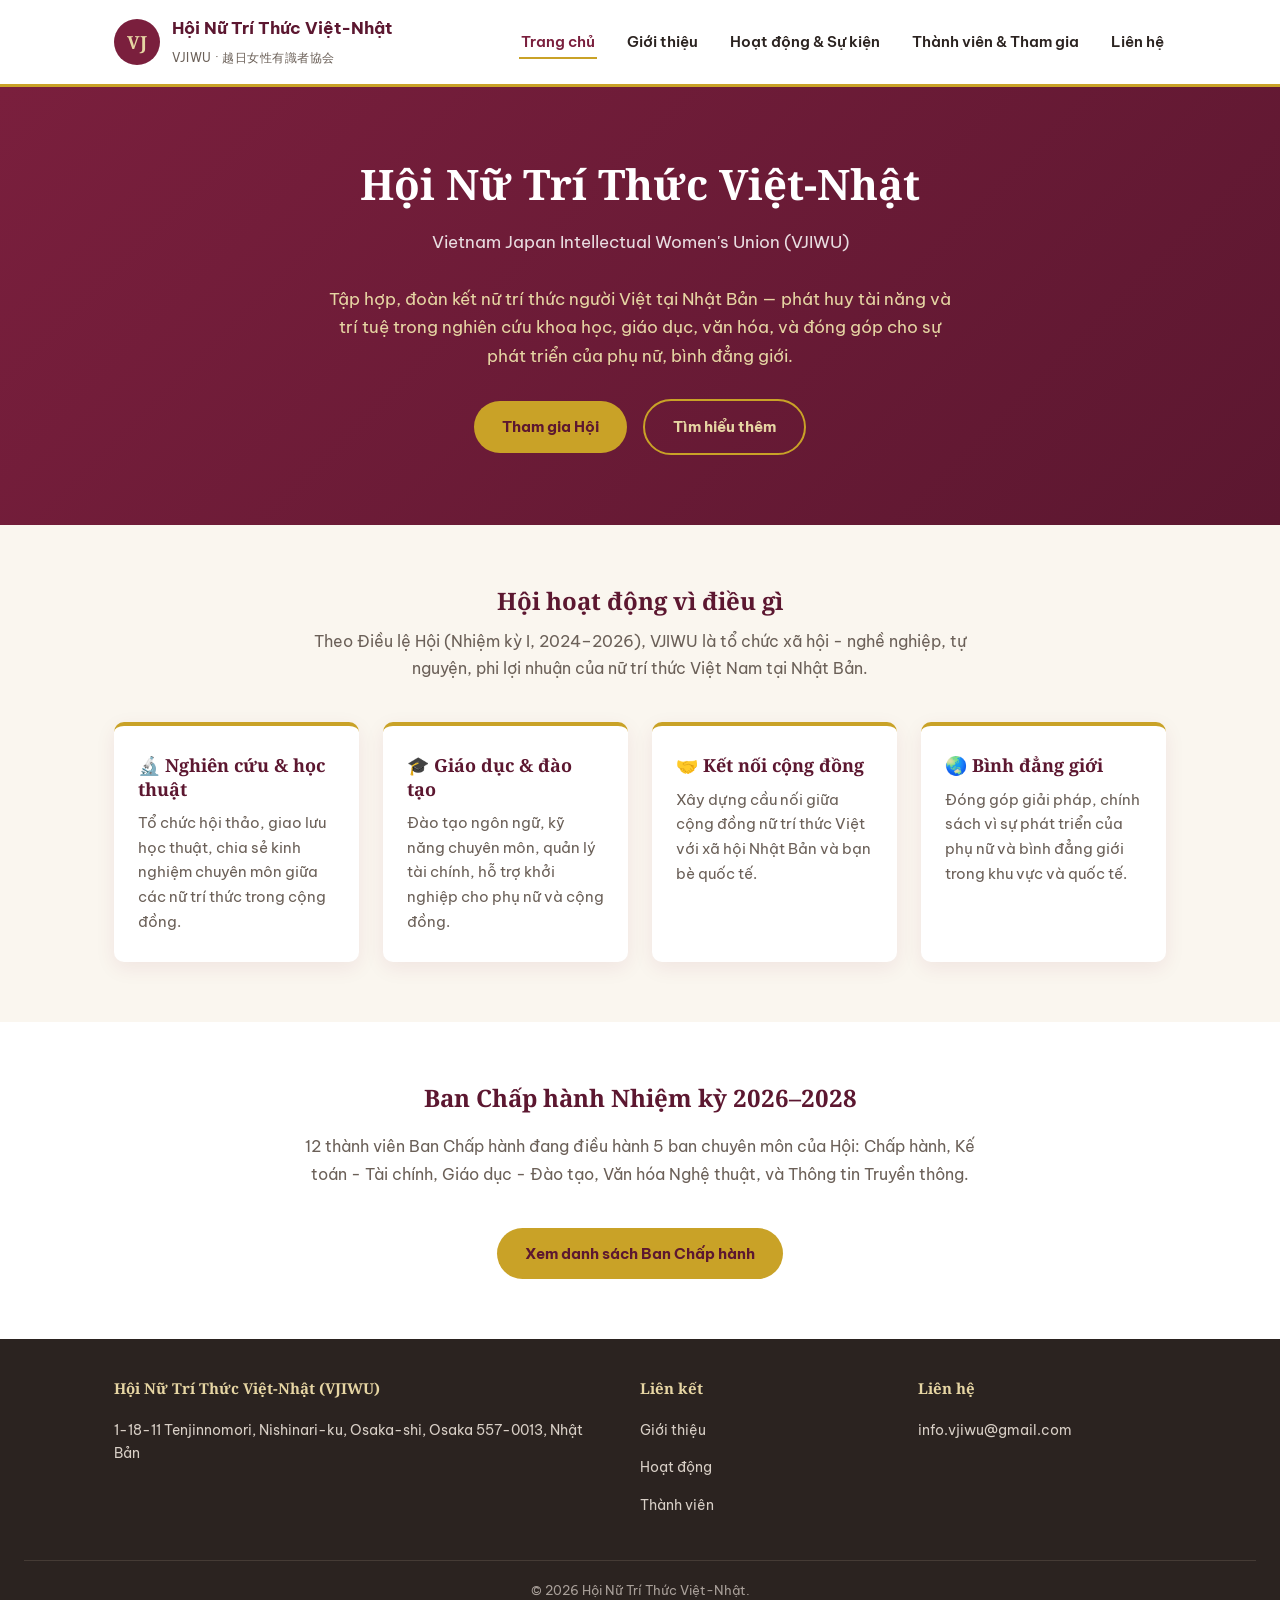
<file: index.html>
<!DOCTYPE html>
<html lang="vi">
<head>
<meta charset="UTF-8">
<meta name="viewport" content="width=device-width, initial-scale=1.0">
<title>Hội Nữ Trí Thức Việt-Nhật (VJIWU)</title>
<meta name="description" content="Hội Nữ Trí Thức Việt-Nhật (VJIWU) - tập hợp, đoàn kết nữ trí thức người Việt tại Nhật Bản, thúc đẩy nghiên cứu, giáo dục, văn hóa và bình đẳng giới.">
<link rel="preconnect" href="https://fonts.googleapis.com">
<link href="https://fonts.googleapis.com/css2?family=Be+Vietnam+Pro:wght@400;500;600;700&family=Noto+Serif:wght@600;700&display=swap" rel="stylesheet">
<link rel="stylesheet" href="css/style.css">
</head>
<body>

<header class="site-header">
  <div class="nav-wrap">
    <div class="brand">
      <div class="brand-logo">VJ</div>
      <div class="brand-text">
        <span class="name-vi">Hội Nữ Trí Thức Việt-Nhật</span>
        <span class="name-en">VJIWU · 越日女性有識者協会</span>
      </div>
    </div>
    <button class="menu-toggle" aria-label="Mở menu">&#9776;</button>
    <nav class="main-nav">
      <ul>
        <li><a href="index.html" class="active">Trang chủ</a></li>
        <li><a href="gioi-thieu.html">Giới thiệu</a></li>
        <li><a href="hoat-dong.html">Hoạt động &amp; Sự kiện</a></li>
        <li><a href="thanh-vien.html">Thành viên &amp; Tham gia</a></li>
        <li><a href="lien-he.html">Liên hệ</a></li>
      </ul>
    </nav>
  </div>
</header>

<section class="hero">
  <div class="container">
    <h1>Hội Nữ Trí Thức Việt-Nhật</h1>
    <p class="hero-sub">Vietnam Japan Intellectual Women's Union (VJIWU)</p>
    <p>Tập hợp, đoàn kết nữ trí thức người Việt tại Nhật Bản — phát huy tài năng và trí tuệ trong nghiên cứu khoa học, giáo dục, văn hóa, và đóng góp cho sự phát triển của phụ nữ, bình đẳng giới.</p>
    <a href="thanh-vien.html#tham-gia" class="btn">Tham gia Hội</a>
    <a href="gioi-thieu.html" class="btn btn-outline" style="margin-left:12px;">Tìm hiểu thêm</a>
  </div>
</section>

<section class="block">
  <div class="container">
    <h2 class="section-title">Hội hoạt động vì điều gì</h2>
    <p class="section-lede">Theo Điều lệ Hội (Nhiệm kỳ I, 2024–2026), VJIWU là tổ chức xã hội - nghề nghiệp, tự nguyện, phi lợi nhuận của nữ trí thức Việt Nam tại Nhật Bản.</p>
    <div class="grid">
      <div class="card">
        <h3>🔬 Nghiên cứu &amp; học thuật</h3>
        <p>Tổ chức hội thảo, giao lưu học thuật, chia sẻ kinh nghiệm chuyên môn giữa các nữ trí thức trong cộng đồng.</p>
      </div>
      <div class="card">
        <h3>🎓 Giáo dục &amp; đào tạo</h3>
        <p>Đào tạo ngôn ngữ, kỹ năng chuyên môn, quản lý tài chính, hỗ trợ khởi nghiệp cho phụ nữ và cộng đồng.</p>
      </div>
      <div class="card">
        <h3>🤝 Kết nối cộng đồng</h3>
        <p>Xây dựng cầu nối giữa cộng đồng nữ trí thức Việt với xã hội Nhật Bản và bạn bè quốc tế.</p>
      </div>
      <div class="card">
        <h3>🌏 Bình đẳng giới</h3>
        <p>Đóng góp giải pháp, chính sách vì sự phát triển của phụ nữ và bình đẳng giới trong khu vực và quốc tế.</p>
      </div>
    </div>
  </div>
</section>

<section class="block alt">
  <div class="container" style="text-align:center;">
    <h2>Ban Chấp hành Nhiệm kỳ 2026–2028</h2>
    <p class="section-lede">12 thành viên Ban Chấp hành đang điều hành 5 ban chuyên môn của Hội: Chấp hành, Kế toán - Tài chính, Giáo dục - Đào tạo, Văn hóa Nghệ thuật, và Thông tin Truyền thông.</p>
    <a href="thanh-vien.html" class="btn">Xem danh sách Ban Chấp hành</a>
  </div>
</section>

<footer class="site-footer">
  <div class="container">
    <div>
      <h4>Hội Nữ Trí Thức Việt-Nhật (VJIWU)</h4>
      <p>1-18-11 Tenjinnomori, Nishinari-ku, Osaka-shi, Osaka 557-0013, Nhật Bản</p>
    </div>
    <div>
      <h4>Liên kết</h4>
      <p><a href="gioi-thieu.html">Giới thiệu</a></p>
      <p><a href="hoat-dong.html">Hoạt động</a></p>
      <p><a href="thanh-vien.html">Thành viên</a></p>
    </div>
    <div>
      <h4>Liên hệ</h4>
      <p><a href="mailto:info.vjiwu@gmail.com">info.vjiwu@gmail.com</a></p>
    </div>
  </div>
  <div class="footer-bottom">© 2026 Hội Nữ Trí Thức Việt-Nhật.</div>
</footer>

<script src="js/main.js"></script>
</body>
</html>
</file>
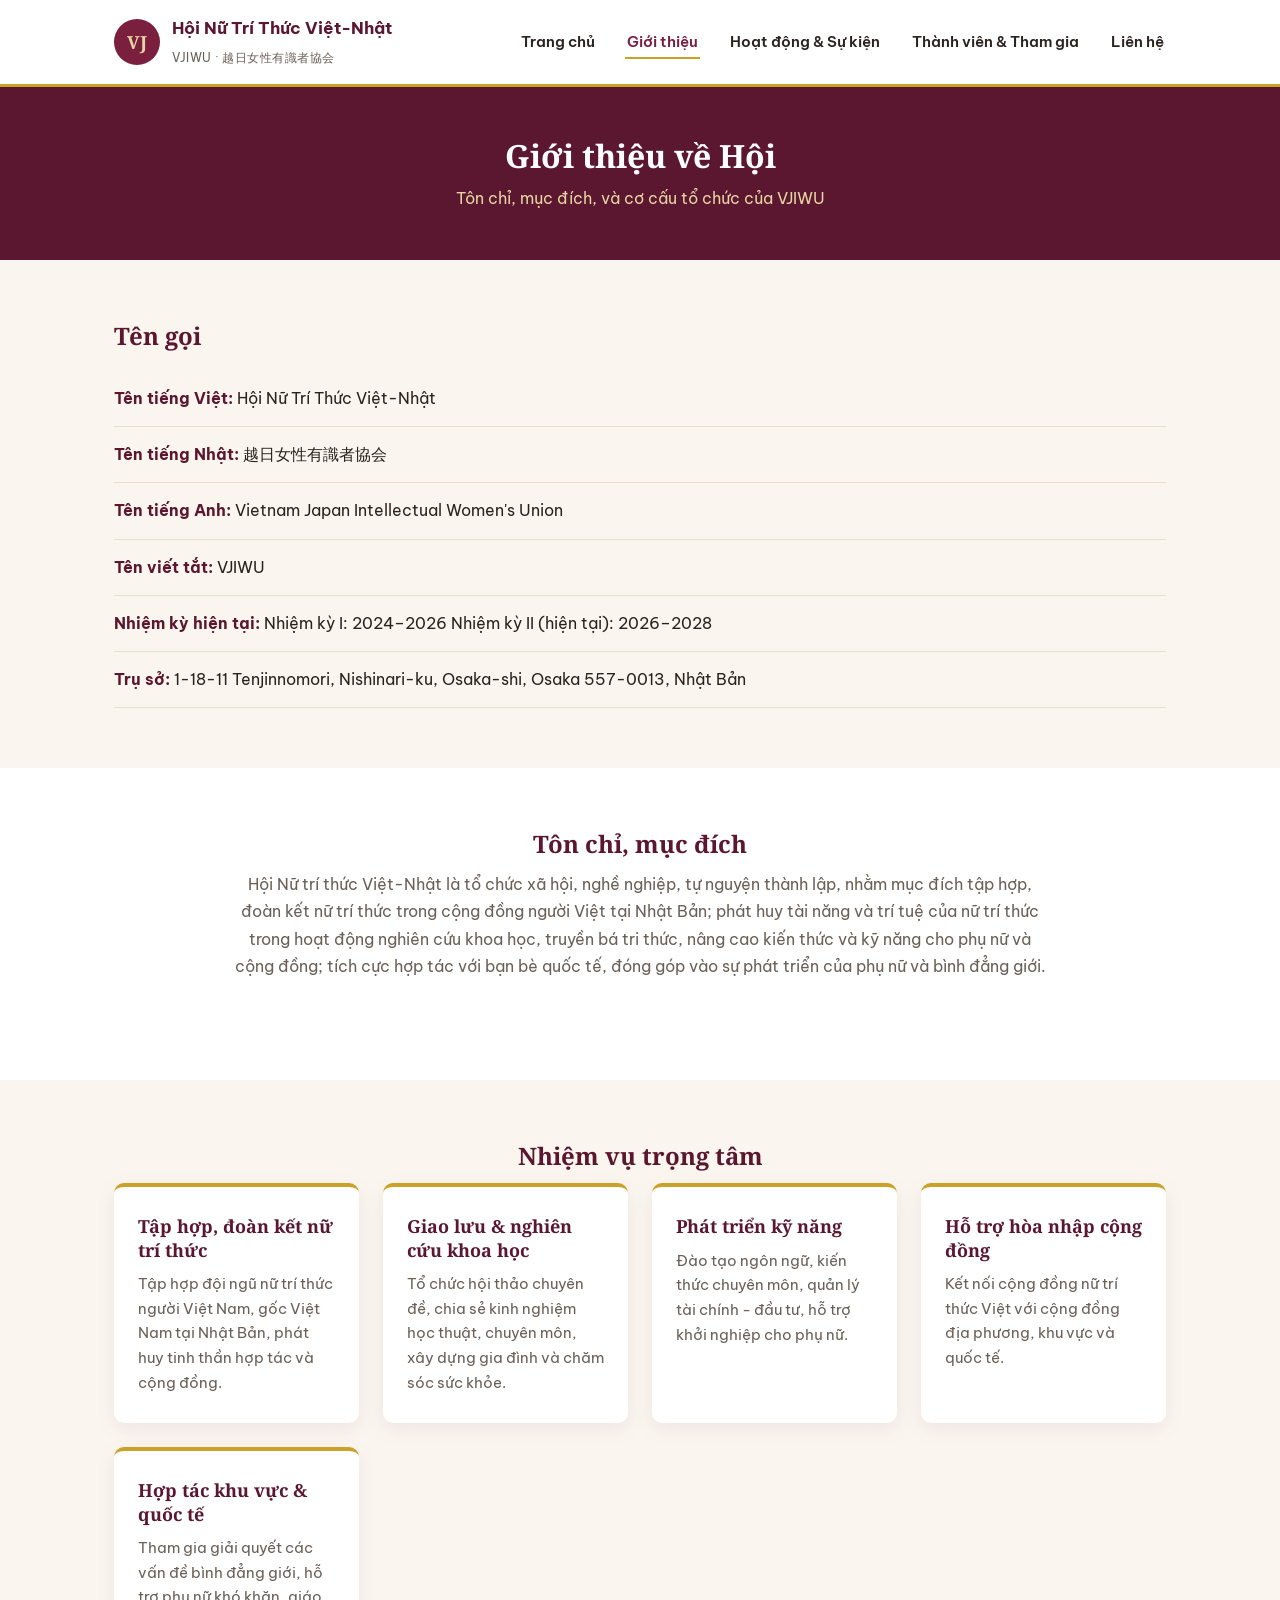
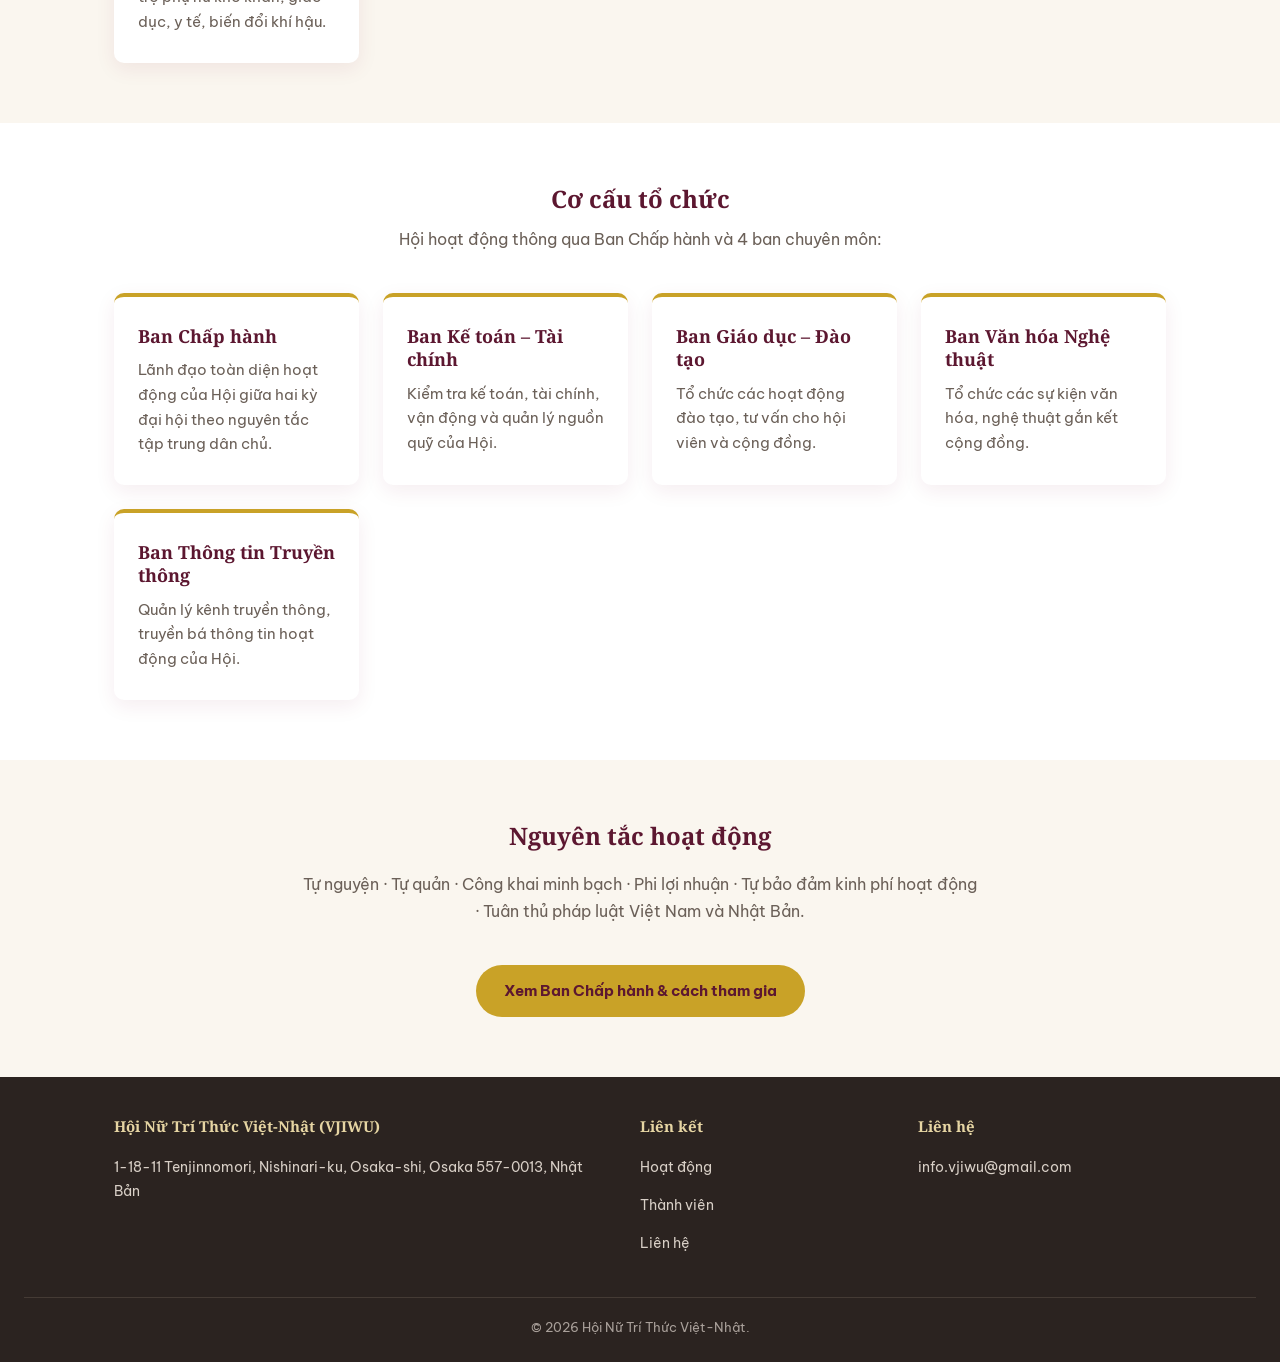
<file: gioi-thieu.html>
<!DOCTYPE html>
<html lang="vi">
<head>
<meta charset="UTF-8">
<meta name="viewport" content="width=device-width, initial-scale=1.0">
<title>Giới thiệu — Hội Nữ Trí Thức Việt-Nhật (VJIWU)</title>
<link rel="preconnect" href="https://fonts.googleapis.com">
<link href="https://fonts.googleapis.com/css2?family=Be+Vietnam+Pro:wght@400;500;600;700&family=Noto+Serif:wght@600;700&display=swap" rel="stylesheet">
<link rel="stylesheet" href="css/style.css">
</head>
<body>

<header class="site-header">
  <div class="nav-wrap">
    <div class="brand">
      <div class="brand-logo">VJ</div>
      <div class="brand-text">
        <span class="name-vi">Hội Nữ Trí Thức Việt-Nhật</span>
        <span class="name-en">VJIWU · 越日女性有識者協会</span>
      </div>
    </div>
    <button class="menu-toggle" aria-label="Mở menu">&#9776;</button>
    <nav class="main-nav">
      <ul>
        <li><a href="index.html">Trang chủ</a></li>
        <li><a href="gioi-thieu.html" class="active">Giới thiệu</a></li>
        <li><a href="hoat-dong.html">Hoạt động &amp; Sự kiện</a></li>
        <li><a href="thanh-vien.html">Thành viên &amp; Tham gia</a></li>
        <li><a href="lien-he.html">Liên hệ</a></li>
      </ul>
    </nav>
  </div>
</header>

<div class="page-hero">
  <h1>Giới thiệu về Hội</h1>
  <p>Tôn chỉ, mục đích, và cơ cấu tổ chức của VJIWU</p>
</div>

<section class="block">
  <div class="container">
    <h2>Tên gọi</h2>
    <ul class="info-list">
      <li><strong>Tên tiếng Việt:</strong> Hội Nữ Trí Thức Việt-Nhật</li>
      <li><strong>Tên tiếng Nhật:</strong> 越日女性有識者協会</li>
      <li><strong>Tên tiếng Anh:</strong> Vietnam Japan Intellectual Women's Union</li>
      <li><strong>Tên viết tắt:</strong> VJIWU</li>
      <li><strong>Nhiệm kỳ hiện tại:</strong> Nhiệm kỳ I: 2024–2026
Nhiệm kỳ II (hiện tại): 2026–2028</li>
      <li><strong>Trụ sở:</strong> 1-18-11 Tenjinnomori, Nishinari-ku, Osaka-shi, Osaka 557-0013, Nhật Bản</li>
    </ul>
  </div>
</section>

<section class="block alt">
  <div class="container">
    <h2 class="section-title">Tôn chỉ, mục đích</h2>
    <p class="section-lede" style="max-width:820px;">
      Hội Nữ trí thức Việt-Nhật là tổ chức xã hội, nghề nghiệp, tự nguyện thành lập, nhằm mục đích tập hợp,
      đoàn kết nữ trí thức trong cộng đồng người Việt tại Nhật Bản; phát huy tài năng và trí tuệ của nữ trí
      thức trong hoạt động nghiên cứu khoa học, truyền bá tri thức, nâng cao kiến thức và kỹ năng cho phụ nữ
      và cộng đồng; tích cực hợp tác với bạn bè quốc tế, đóng góp vào sự phát triển của phụ nữ và bình đẳng giới.
    </p>
  </div>
</section>

<section class="block">
  <div class="container">
    <h2 class="section-title">Nhiệm vụ trọng tâm</h2>
    <div class="grid">
      <div class="card">
        <h3>Tập hợp, đoàn kết nữ trí thức</h3>
        <p>Tập hợp đội ngũ nữ trí thức người Việt Nam, gốc Việt Nam tại Nhật Bản, phát huy tinh thần hợp tác và cộng đồng.</p>
      </div>
      <div class="card">
        <h3>Giao lưu &amp; nghiên cứu khoa học</h3>
        <p>Tổ chức hội thảo chuyên đề, chia sẻ kinh nghiệm học thuật, chuyên môn, xây dựng gia đình và chăm sóc sức khỏe.</p>
      </div>
      <div class="card">
        <h3>Phát triển kỹ năng</h3>
        <p>Đào tạo ngôn ngữ, kiến thức chuyên môn, quản lý tài chính - đầu tư, hỗ trợ khởi nghiệp cho phụ nữ.</p>
      </div>
      <div class="card">
        <h3>Hỗ trợ hòa nhập cộng đồng</h3>
        <p>Kết nối cộng đồng nữ trí thức Việt với cộng đồng địa phương, khu vực và quốc tế.</p>
      </div>
      <div class="card">
        <h3>Hợp tác khu vực &amp; quốc tế</h3>
        <p>Tham gia giải quyết các vấn đề bình đẳng giới, hỗ trợ phụ nữ khó khăn, giáo dục, y tế, biến đổi khí hậu.</p>
      </div>
    </div>
  </div>
</section>

<section class="block alt">
  <div class="container">
    <h2 class="section-title">Cơ cấu tổ chức</h2>
    <p class="section-lede">Hội hoạt động thông qua Ban Chấp hành và 4 ban chuyên môn:</p>
    <div class="grid">
      <div class="card"><h3>Ban Chấp hành</h3><p>Lãnh đạo toàn diện hoạt động của Hội giữa hai kỳ đại hội theo nguyên tắc tập trung dân chủ.</p></div>
      <div class="card"><h3>Ban Kế toán – Tài chính</h3><p>Kiểm tra kế toán, tài chính, vận động và quản lý nguồn quỹ của Hội.</p></div>
      <div class="card"><h3>Ban Giáo dục – Đào tạo</h3><p>Tổ chức các hoạt động đào tạo, tư vấn cho hội viên và cộng đồng.</p></div>
      <div class="card"><h3>Ban Văn hóa Nghệ thuật</h3><p>Tổ chức các sự kiện văn hóa, nghệ thuật gắn kết cộng đồng.</p></div>
      <div class="card"><h3>Ban Thông tin Truyền thông</h3><p>Quản lý kênh truyền thông, truyền bá thông tin hoạt động của Hội.</p></div>
    </div>
  </div>
</section>

<section class="block">
  <div class="container" style="text-align:center;">
    <h2>Nguyên tắc hoạt động</h2>
    <p class="section-lede">Tự nguyện · Tự quản · Công khai minh bạch · Phi lợi nhuận · Tự bảo đảm kinh phí hoạt động · Tuân thủ pháp luật Việt Nam và Nhật Bản.</p>
    <a href="thanh-vien.html" class="btn">Xem Ban Chấp hành &amp; cách tham gia</a>
  </div>
</section>

<footer class="site-footer">
  <div class="container">
    <div>
      <h4>Hội Nữ Trí Thức Việt-Nhật (VJIWU)</h4>
      <p>1-18-11 Tenjinnomori, Nishinari-ku, Osaka-shi, Osaka 557-0013, Nhật Bản</p>
    </div>
    <div>
      <h4>Liên kết</h4>
      <p><a href="hoat-dong.html">Hoạt động</a></p>
      <p><a href="thanh-vien.html">Thành viên</a></p>
      <p><a href="lien-he.html">Liên hệ</a></p>
    </div>
    <div>
      <h4>Liên hệ</h4>
      <p><a href="mailto:info.vjiwu@gmail.com">info.vjiwu@gmail.com</a></p>
    </div>
  </div>
  <div class="footer-bottom">© 2026 Hội Nữ Trí Thức Việt-Nhật.</div>
</footer>

<script src="js/main.js"></script>
</body>
</html>
</file>
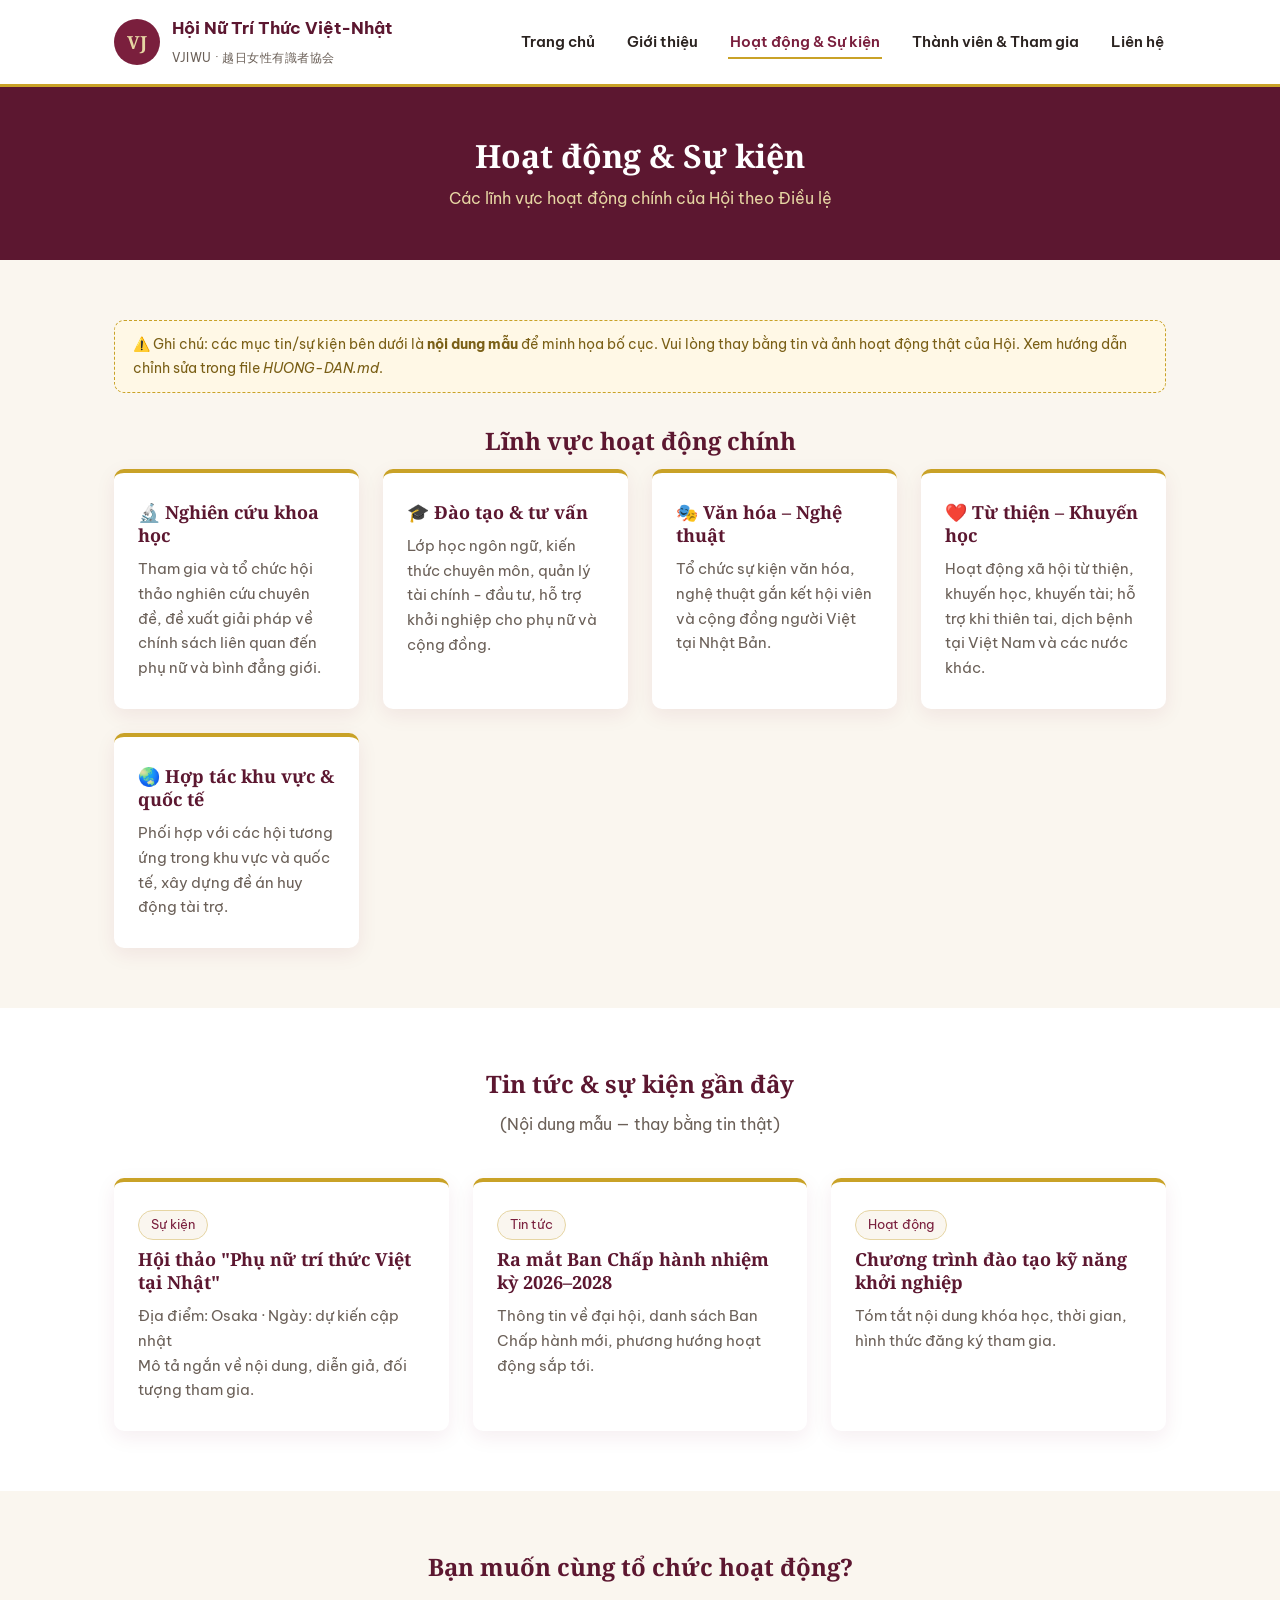
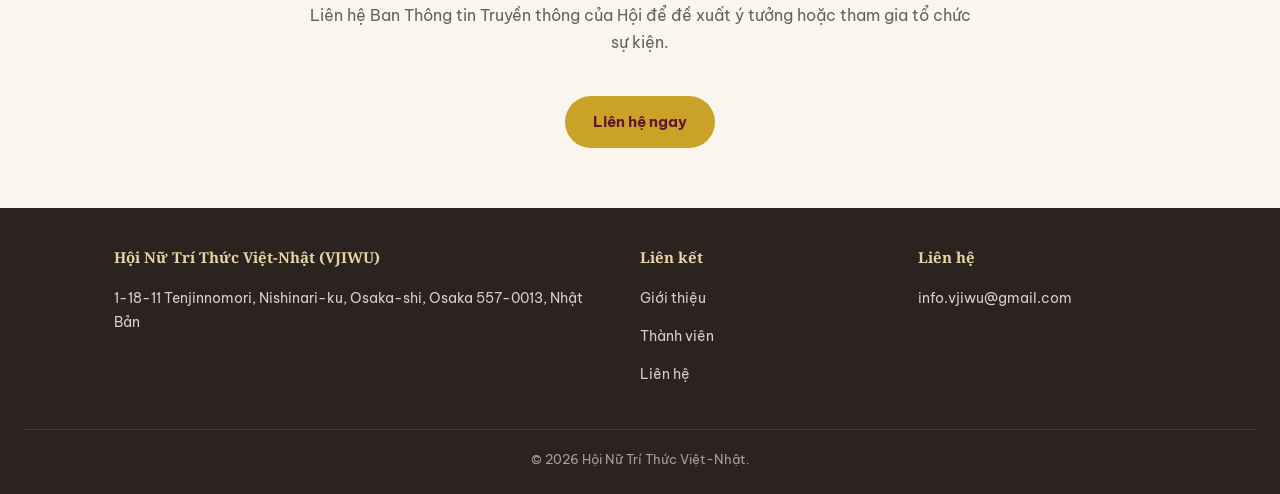
<file: hoat-dong.html>
<!DOCTYPE html>
<html lang="vi">
<head>
<meta charset="UTF-8">
<meta name="viewport" content="width=device-width, initial-scale=1.0">
<title>Hoạt động &amp; Sự kiện — Hội Nữ Trí Thức Việt-Nhật (VJIWU)</title>
<link rel="preconnect" href="https://fonts.googleapis.com">
<link href="https://fonts.googleapis.com/css2?family=Be+Vietnam+Pro:wght@400;500;600;700&family=Noto+Serif:wght@600;700&display=swap" rel="stylesheet">
<link rel="stylesheet" href="css/style.css">
</head>
<body>

<header class="site-header">
  <div class="nav-wrap">
    <div class="brand">
      <div class="brand-logo">VJ</div>
      <div class="brand-text">
        <span class="name-vi">Hội Nữ Trí Thức Việt-Nhật</span>
        <span class="name-en">VJIWU · 越日女性有識者協会</span>
      </div>
    </div>
    <button class="menu-toggle" aria-label="Mở menu">&#9776;</button>
    <nav class="main-nav">
      <ul>
        <li><a href="index.html">Trang chủ</a></li>
        <li><a href="gioi-thieu.html">Giới thiệu</a></li>
        <li><a href="hoat-dong.html" class="active">Hoạt động &amp; Sự kiện</a></li>
        <li><a href="thanh-vien.html">Thành viên &amp; Tham gia</a></li>
        <li><a href="lien-he.html">Liên hệ</a></li>
      </ul>
    </nav>
  </div>
</header>

<div class="page-hero">
  <h1>Hoạt động &amp; Sự kiện</h1>
  <p>Các lĩnh vực hoạt động chính của Hội theo Điều lệ</p>
</div>

<section class="block">
  <div class="container">
    <div class="sample-note">
      ⚠️ Ghi chú: các mục tin/sự kiện bên dưới là <strong>nội dung mẫu</strong> để minh họa bố cục. Vui lòng thay bằng
      tin và ảnh hoạt động thật của Hội. Xem hướng dẫn chỉnh sửa trong file <em>HUONG-DAN.md</em>.
    </div>

    <h2 class="section-title">Lĩnh vực hoạt động chính</h2>
    <div class="grid">
      <div class="card">
        <h3>🔬 Nghiên cứu khoa học</h3>
        <p>Tham gia và tổ chức hội thảo nghiên cứu chuyên đề, đề xuất giải pháp về chính sách liên quan đến phụ nữ và bình đẳng giới.</p>
      </div>
      <div class="card">
        <h3>🎓 Đào tạo &amp; tư vấn</h3>
        <p>Lớp học ngôn ngữ, kiến thức chuyên môn, quản lý tài chính - đầu tư, hỗ trợ khởi nghiệp cho phụ nữ và cộng đồng.</p>
      </div>
      <div class="card">
        <h3>🎭 Văn hóa – Nghệ thuật</h3>
        <p>Tổ chức sự kiện văn hóa, nghệ thuật gắn kết hội viên và cộng đồng người Việt tại Nhật Bản.</p>
      </div>
      <div class="card">
        <h3>❤️ Từ thiện – Khuyến học</h3>
        <p>Hoạt động xã hội từ thiện, khuyến học, khuyến tài; hỗ trợ khi thiên tai, dịch bệnh tại Việt Nam và các nước khác.</p>
      </div>
      <div class="card">
        <h3>🌏 Hợp tác khu vực &amp; quốc tế</h3>
        <p>Phối hợp với các hội tương ứng trong khu vực và quốc tế, xây dựng đề án huy động tài trợ.</p>
      </div>
    </div>
  </div>
</section>

<section class="block alt">
  <div class="container">
    <h2 class="section-title">Tin tức &amp; sự kiện gần đây</h2>
    <p class="section-lede">(Nội dung mẫu — thay bằng tin thật)</p>
    <div class="grid">
      <div class="card">
        <span class="tag">Sự kiện</span>
        <h3>Hội thảo "Phụ nữ trí thức Việt tại Nhật"</h3>
        <p>Địa điểm: Osaka · Ngày: dự kiến cập nhật<br>Mô tả ngắn về nội dung, diễn giả, đối tượng tham gia.</p>
      </div>
      <div class="card">
        <span class="tag">Tin tức</span>
        <h3>Ra mắt Ban Chấp hành nhiệm kỳ 2026–2028</h3>
        <p>Thông tin về đại hội, danh sách Ban Chấp hành mới, phương hướng hoạt động sắp tới.</p>
      </div>
      <div class="card">
        <span class="tag">Hoạt động</span>
        <h3>Chương trình đào tạo kỹ năng khởi nghiệp</h3>
        <p>Tóm tắt nội dung khóa học, thời gian, hình thức đăng ký tham gia.</p>
      </div>
    </div>
  </div>
</section>

<section class="block">
  <div class="container" style="text-align:center;">
    <h2>Bạn muốn cùng tổ chức hoạt động?</h2>
    <p class="section-lede">Liên hệ Ban Thông tin Truyền thông của Hội để đề xuất ý tưởng hoặc tham gia tổ chức sự kiện.</p>
    <a href="lien-he.html" class="btn">Liên hệ ngay</a>
  </div>
</section>

<footer class="site-footer">
  <div class="container">
    <div>
      <h4>Hội Nữ Trí Thức Việt-Nhật (VJIWU)</h4>
      <p>1-18-11 Tenjinnomori, Nishinari-ku, Osaka-shi, Osaka 557-0013, Nhật Bản</p>
    </div>
    <div>
      <h4>Liên kết</h4>
      <p><a href="gioi-thieu.html">Giới thiệu</a></p>
      <p><a href="thanh-vien.html">Thành viên</a></p>
      <p><a href="lien-he.html">Liên hệ</a></p>
    </div>
    <div>
      <h4>Liên hệ</h4>
      <p><a href="mailto:info.vjiwu@gmail.com">info.vjiwu@gmail.com</a></p>
    </div>
  </div>
  <div class="footer-bottom">© 2026 Hội Nữ Trí Thức Việt-Nhật. </div>
</footer>

<script src="js/main.js"></script>
</body>
</html>
</file>
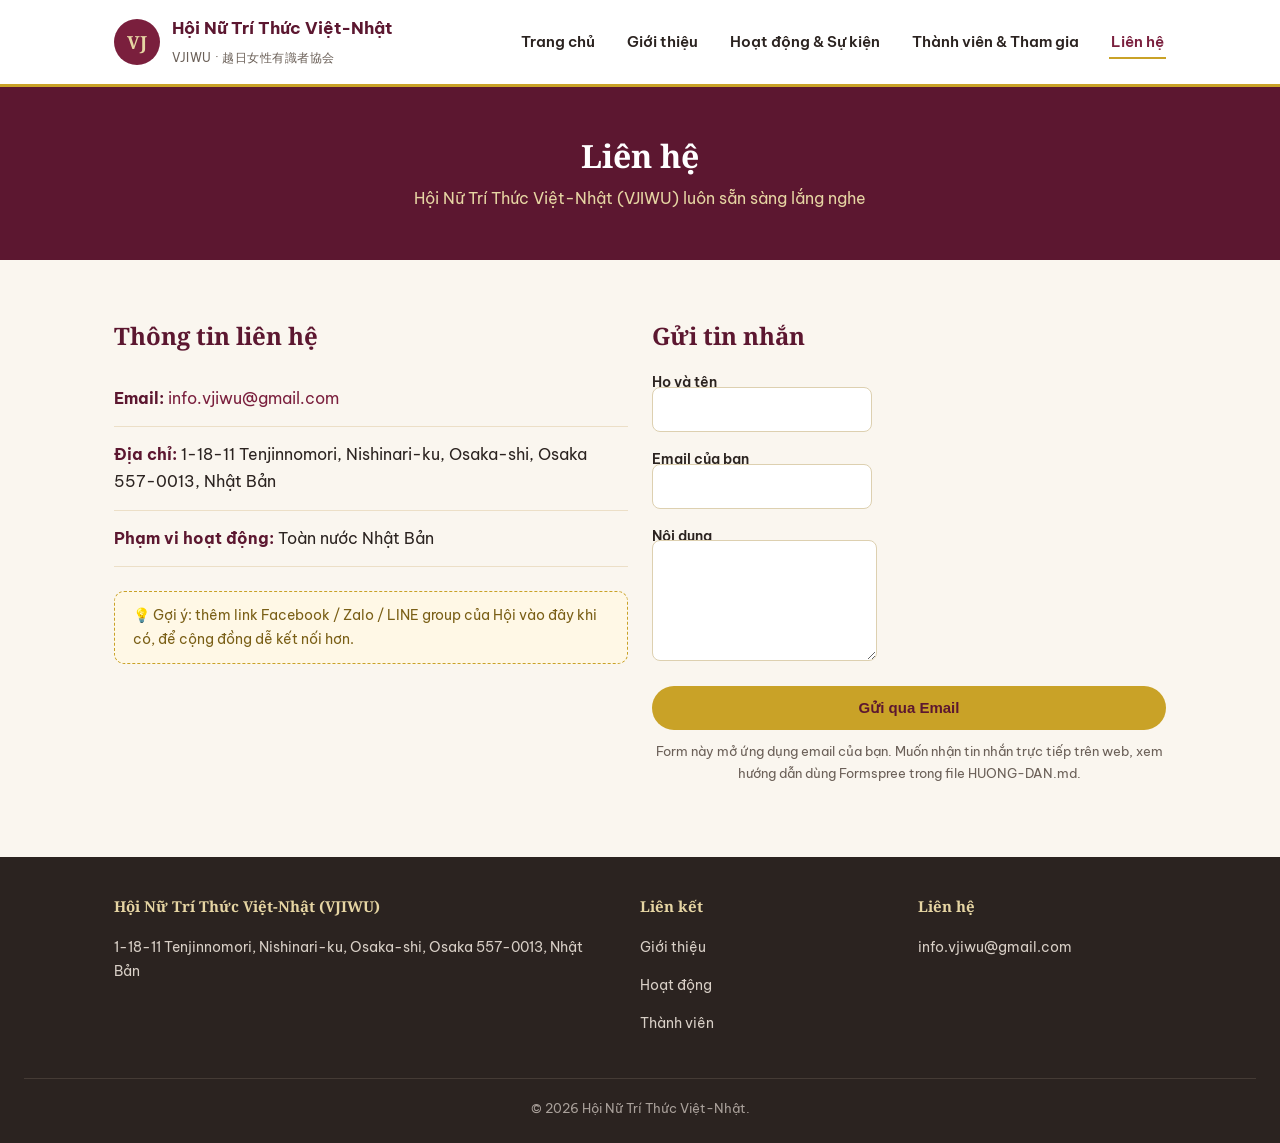
<file: lien-he.html>
<!DOCTYPE html>
<html lang="vi">
<head>
<meta charset="UTF-8">
<meta name="viewport" content="width=device-width, initial-scale=1.0">
<title>Liên hệ — Hội Nữ Trí Thức Việt-Nhật (VJIWU)</title>
<link rel="preconnect" href="https://fonts.googleapis.com">
<link href="https://fonts.googleapis.com/css2?family=Be+Vietnam+Pro:wght@400;500;600;700&family=Noto+Serif:wght@600;700&display=swap" rel="stylesheet">
<link rel="stylesheet" href="css/style.css">
</head>
<body>

<header class="site-header">
  <div class="nav-wrap">
    <div class="brand">
      <div class="brand-logo">VJ</div>
      <div class="brand-text">
        <span class="name-vi">Hội Nữ Trí Thức Việt-Nhật</span>
        <span class="name-en">VJIWU · 越日女性有識者協会</span>
      </div>
    </div>
    <button class="menu-toggle" aria-label="Mở menu">&#9776;</button>
    <nav class="main-nav">
      <ul>
        <li><a href="index.html">Trang chủ</a></li>
        <li><a href="gioi-thieu.html">Giới thiệu</a></li>
        <li><a href="hoat-dong.html">Hoạt động &amp; Sự kiện</a></li>
        <li><a href="thanh-vien.html">Thành viên &amp; Tham gia</a></li>
        <li><a href="lien-he.html" class="active">Liên hệ</a></li>
      </ul>
    </nav>
  </div>
</header>

<div class="page-hero">
  <h1>Liên hệ</h1>
  <p>Hội Nữ Trí Thức Việt-Nhật (VJIWU) luôn sẵn sàng lắng nghe</p>
</div>

<section class="block">
  <div class="container">
    <div class="grid" style="grid-template-columns: 1fr 1fr; align-items:start;">
      <div>
        <h2>Thông tin liên hệ</h2>
        <ul class="info-list">
          <li><strong>Email:</strong> <a href="mailto:info.vjiwu@gmail.com">info.vjiwu@gmail.com</a></li>
          <li><strong>Địa chỉ:</strong> 1-18-11 Tenjinnomori, Nishinari-ku, Osaka-shi, Osaka 557-0013, Nhật Bản</li>
          <li><strong>Phạm vi hoạt động:</strong> Toàn nước Nhật Bản</li>
        </ul>
        <p class="sample-note" style="margin-top:24px;">
          💡 Gợi ý: thêm link Facebook / Zalo / LINE group của Hội vào đây khi có, để cộng đồng dễ kết nối hơn.
        </p>
      </div>
      <div>
        <h2>Gửi tin nhắn</h2>
        <form class="contact-form">
          <div>
            <label for="name">Họ và tên</label>
            <input type="text" id="name" name="name" required>
          </div>
          <div>
            <label for="email">Email của bạn</label>
            <input type="email" id="email" name="email" required>
          </div>
          <div>
            <label for="message">Nội dung</label>
            <textarea id="message" name="message" rows="5" required></textarea>
          </div>
          <button type="submit" class="btn">Gửi qua Email</button>
        </form>
        <p style="font-size:13px;color:var(--gray);text-align:center;margin-top:10px;">
          Form này mở ứng dụng email của bạn. Muốn nhận tin nhắn trực tiếp trên web, xem hướng dẫn dùng Formspree trong file HUONG-DAN.md.
        </p>
      </div>
    </div>
  </div>
</section>

<footer class="site-footer">
  <div class="container">
    <div>
      <h4>Hội Nữ Trí Thức Việt-Nhật (VJIWU)</h4>
      <p>1-18-11 Tenjinnomori, Nishinari-ku, Osaka-shi, Osaka 557-0013, Nhật Bản</p>
    </div>
    <div>
      <h4>Liên kết</h4>
      <p><a href="gioi-thieu.html">Giới thiệu</a></p>
      <p><a href="hoat-dong.html">Hoạt động</a></p>
      <p><a href="thanh-vien.html">Thành viên</a></p>
    </div>
    <div>
      <h4>Liên hệ</h4>
      <p><a href="mailto:info.vjiwu@gmail.com">info.vjiwu@gmail.com</a></p>
    </div>
  </div>
  <div class="footer-bottom">© 2026 Hội Nữ Trí Thức Việt-Nhật. </div>
</footer>

<script src="js/main.js"></script>
</body>
</html>
</file>
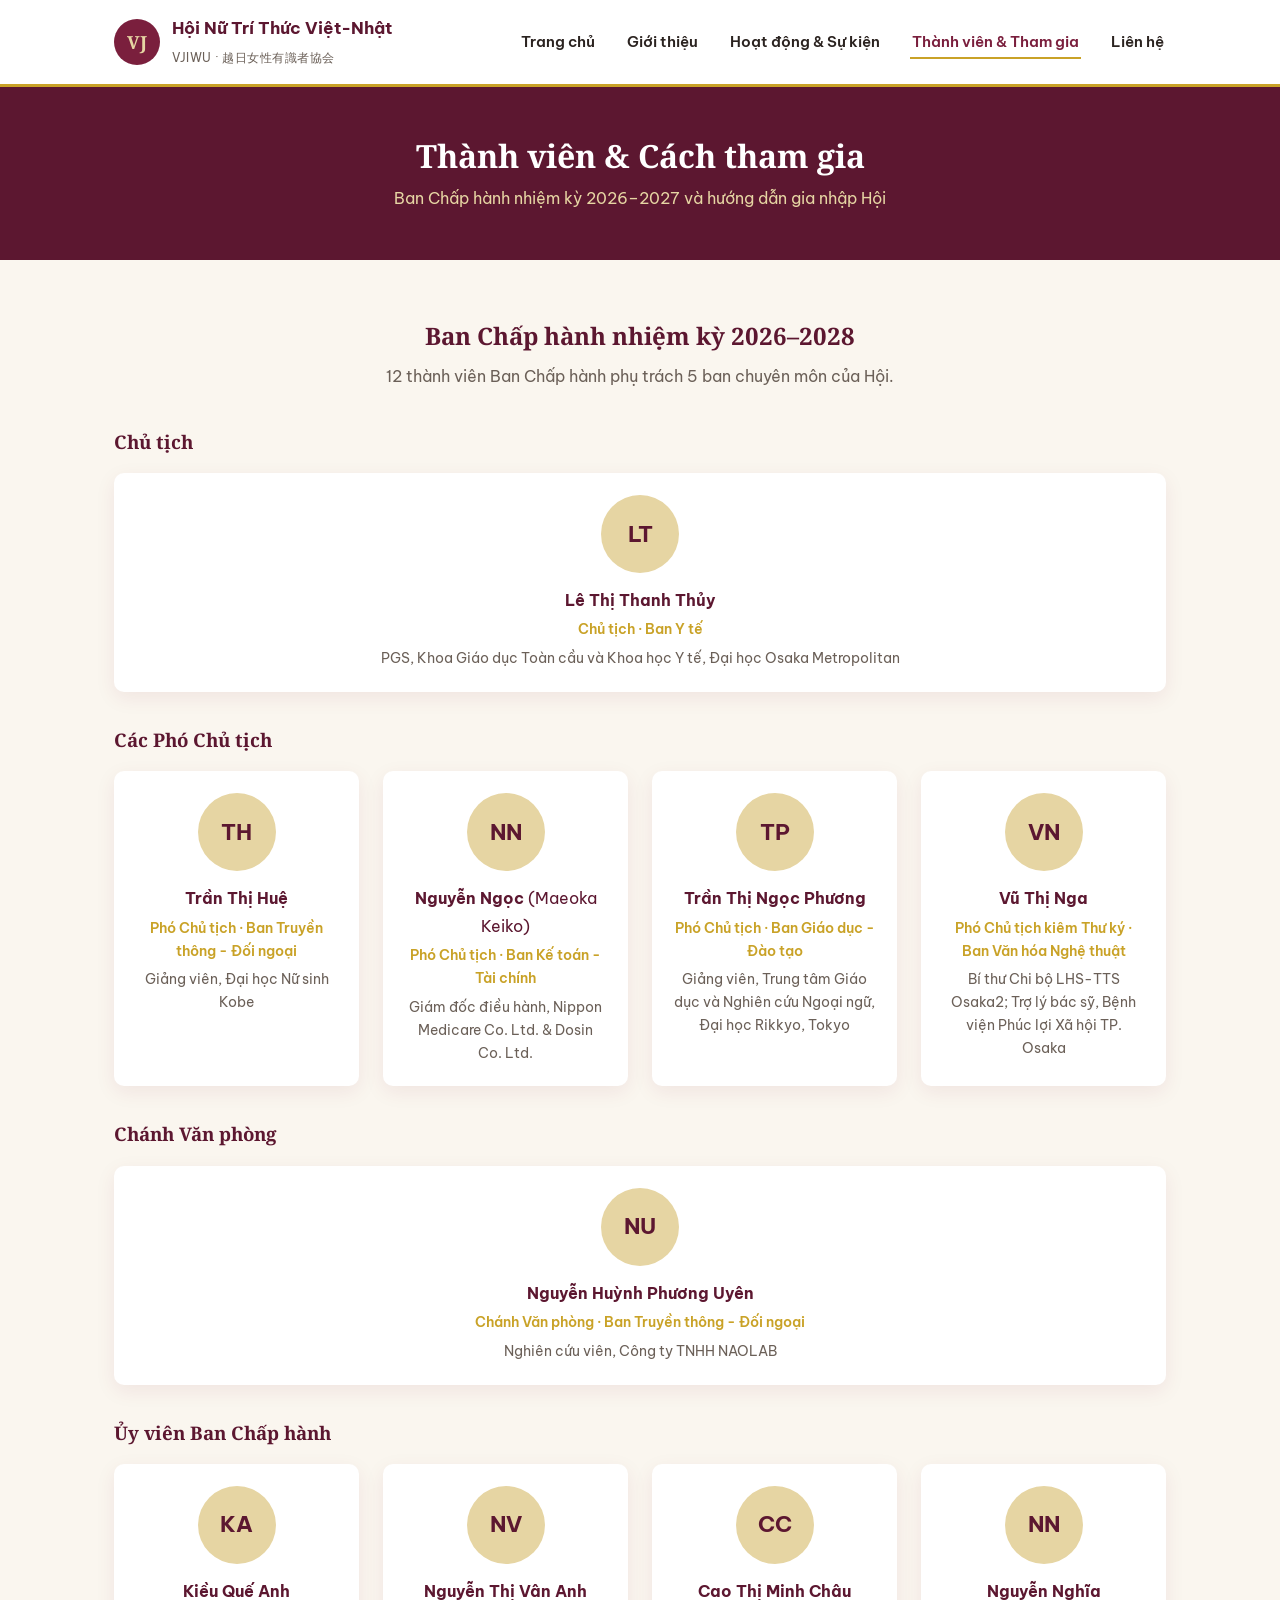
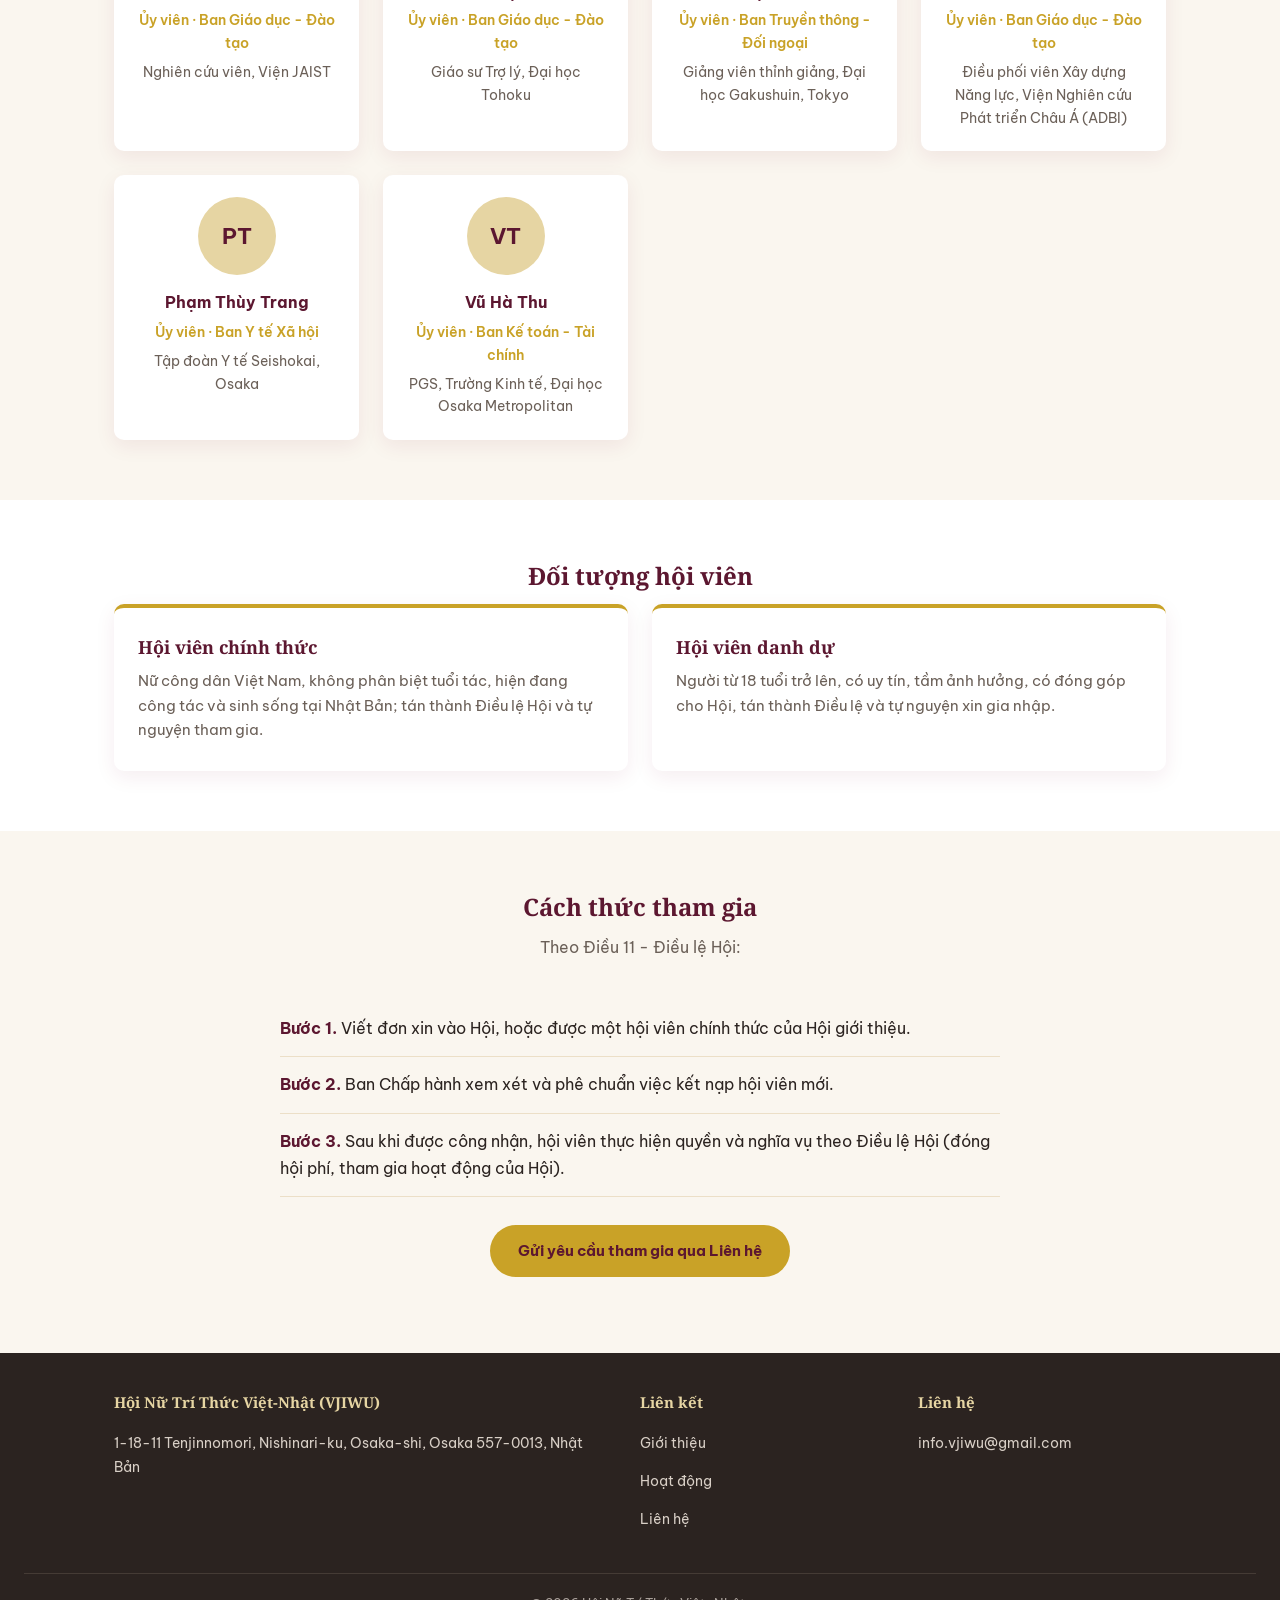
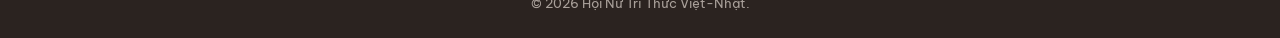
<file: thanh-vien.html>
<!DOCTYPE html>
<html lang="vi">
<head>
<meta charset="UTF-8">
<meta name="viewport" content="width=device-width, initial-scale=1.0">
<title>Thành viên &amp; Tham gia — Hội Nữ Trí Thức Việt-Nhật (VJIWU)</title>
<link rel="preconnect" href="https://fonts.googleapis.com">
<link href="https://fonts.googleapis.com/css2?family=Be+Vietnam+Pro:wght@400;500;600;700&family=Noto+Serif:wght@600;700&display=swap" rel="stylesheet">
<link rel="stylesheet" href="css/style.css">
</head>
<body>

<header class="site-header">
  <div class="nav-wrap">
    <div class="brand">
      <div class="brand-logo">VJ</div>
      <div class="brand-text">
        <span class="name-vi">Hội Nữ Trí Thức Việt-Nhật</span>
        <span class="name-en">VJIWU · 越日女性有識者協会</span>
      </div>
    </div>
    <button class="menu-toggle" aria-label="Mở menu">&#9776;</button>
    <nav class="main-nav">
      <ul>
        <li><a href="index.html">Trang chủ</a></li>
        <li><a href="gioi-thieu.html">Giới thiệu</a></li>
        <li><a href="hoat-dong.html">Hoạt động &amp; Sự kiện</a></li>
        <li><a href="thanh-vien.html" class="active">Thành viên &amp; Tham gia</a></li>
        <li><a href="lien-he.html">Liên hệ</a></li>
      </ul>
    </nav>
  </div>
</header>

<div class="page-hero">
  <h1>Thành viên &amp; Cách tham gia</h1>
  <p>Ban Chấp hành nhiệm kỳ 2026–2027 và hướng dẫn gia nhập Hội</p>
</div>

<section class="block">
  <div class="container">
    <h2 class="section-title">Ban Chấp hành nhiệm kỳ 2026–2028</h2>
    <p class="section-lede">12 thành viên Ban Chấp hành phụ trách 5 ban chuyên môn của Hội.</p>

    <h3 style="margin-top:36px;">Chủ tịch</h3>
    <div class="grid">
      <div class="member-card">
        <div class="member-avatar">LT</div>
        <div class="member-name">Lê Thị Thanh Thủy</div>
        <div class="member-role">Chủ tịch · Ban Y tế</div>
        <div class="member-org">PGS, Khoa Giáo dục Toàn cầu và Khoa học Y tế, Đại học Osaka Metropolitan</div>
      </div>
    </div>

    <h3 style="margin-top:36px;">Các Phó Chủ tịch</h3>
    <div class="grid">
      <div class="member-card">
        <div class="member-avatar">TH</div>
        <div class="member-name">Trần Thị Huệ</div>
        <div class="member-role">Phó Chủ tịch · Ban Truyền thông - Đối ngoại</div>
        <div class="member-org">Giảng viên, Đại học Nữ sinh Kobe</div>
      </div>
      <div class="member-card">
        <div class="member-avatar">NN</div>
        <div class="member-name">Nguyễn Ngọc <span style="font-weight:400;">(Maeoka Keiko)</span></div>
        <div class="member-role">Phó Chủ tịch · Ban Kế toán - Tài chính</div>
        <div class="member-org">Giám đốc điều hành, Nippon Medicare Co. Ltd. &amp; Dosin Co. Ltd.</div>
      </div>
      <div class="member-card">
        <div class="member-avatar">TP</div>
        <div class="member-name">Trần Thị Ngọc Phương</div>
        <div class="member-role">Phó Chủ tịch · Ban Giáo dục - Đào tạo</div>
        <div class="member-org">Giảng viên, Trung tâm Giáo dục và Nghiên cứu Ngoại ngữ, Đại học Rikkyo, Tokyo</div>
      </div>
      <div class="member-card">
        <div class="member-avatar">VN</div>
        <div class="member-name">Vũ Thị Nga</div>
        <div class="member-role">Phó Chủ tịch kiêm Thư ký · Ban Văn hóa Nghệ thuật</div>
        <div class="member-org">Bí thư Chi bộ LHS-TTS Osaka2; Trợ lý bác sỹ, Bệnh viện Phúc lợi Xã hội TP. Osaka</div>
      </div>
    </div>

    <h3 style="margin-top:36px;">Chánh Văn phòng</h3>
    <div class="grid">
      <div class="member-card">
        <div class="member-avatar">NU</div>
        <div class="member-name">Nguyễn Huỳnh Phương Uyên</div>
        <div class="member-role">Chánh Văn phòng · Ban Truyền thông - Đối ngoại</div>
        <div class="member-org">Nghiên cứu viên, Công ty TNHH NAOLAB</div>
      </div>
    </div>

    <h3 style="margin-top:36px;">Ủy viên Ban Chấp hành</h3>
    <div class="grid">
      <div class="member-card">
        <div class="member-avatar">KA</div>
        <div class="member-name">Kiều Quế Anh</div>
        <div class="member-role">Ủy viên · Ban Giáo dục - Đào tạo</div>
        <div class="member-org">Nghiên cứu viên, Viện JAIST</div>
      </div>
      <div class="member-card">
        <div class="member-avatar">NV</div>
        <div class="member-name">Nguyễn Thị Vân Anh</div>
        <div class="member-role">Ủy viên · Ban Giáo dục - Đào tạo</div>
        <div class="member-org">Giáo sư Trợ lý, Đại học Tohoku</div>
      </div>
      <div class="member-card">
        <div class="member-avatar">CC</div>
        <div class="member-name">Cao Thị Minh Châu</div>
        <div class="member-role">Ủy viên · Ban Truyền thông - Đối ngoại</div>
        <div class="member-org">Giảng viên thỉnh giảng, Đại học Gakushuin, Tokyo</div>
      </div>
      <div class="member-card">
        <div class="member-avatar">NN</div>
        <div class="member-name">Nguyễn Nghĩa</div>
        <div class="member-role">Ủy viên · Ban Giáo dục - Đào tạo</div>
        <div class="member-org">Điều phối viên Xây dựng Năng lực, Viện Nghiên cứu Phát triển Châu Á (ADBI)</div>
      </div>
      <div class="member-card">
        <div class="member-avatar">PT</div>
        <div class="member-name">Phạm Thùy Trang</div>
        <div class="member-role">Ủy viên · Ban Y tế Xã hội</div>
        <div class="member-org">Tập đoàn Y tế Seishokai, Osaka</div>
      </div>
      <div class="member-card">
        <div class="member-avatar">VT</div>
        <div class="member-name">Vũ Hà Thu</div>
        <div class="member-role">Ủy viên · Ban Kế toán - Tài chính</div>
        <div class="member-org">PGS, Trường Kinh tế, Đại học Osaka Metropolitan</div>
      </div>
    </div>
  </div>
</section>

<section class="block alt" id="tham-gia">
  <div class="container">
    <h2 class="section-title">Đối tượng hội viên</h2>
    <div class="grid">
      <div class="card">
        <h3>Hội viên chính thức</h3>
        <p>Nữ công dân Việt Nam, không phân biệt tuổi tác, hiện đang công tác và sinh sống tại Nhật Bản; tán thành Điều lệ Hội và tự nguyện tham gia.</p>
      </div>
      <div class="card">
        <h3>Hội viên danh dự</h3>
        <p>Người từ 18 tuổi trở lên, có uy tín, tầm ảnh hưởng, có đóng góp cho Hội, tán thành Điều lệ và tự nguyện xin gia nhập.</p>
      </div>
    </div>
  </div>
</section>

<section class="block">
  <div class="container">
    <h2 class="section-title">Cách thức tham gia</h2>
    <p class="section-lede">Theo Điều 11 - Điều lệ Hội:</p>
    <ul class="info-list" style="max-width:720px;margin:0 auto;">
      <li><strong>Bước 1.</strong> Viết đơn xin vào Hội, hoặc được một hội viên chính thức của Hội giới thiệu.</li>
      <li><strong>Bước 2.</strong> Ban Chấp hành xem xét và phê chuẩn việc kết nạp hội viên mới.</li>
      <li><strong>Bước 3.</strong> Sau khi được công nhận, hội viên thực hiện quyền và nghĩa vụ theo Điều lệ Hội (đóng hội phí, tham gia hoạt động của Hội).</li>
    </ul>
    <p style="text-align:center;margin-top:28px;">
      <a href="lien-he.html" class="btn">Gửi yêu cầu tham gia qua Liên hệ</a>
    </p>
  </div>
</section>

<footer class="site-footer">
  <div class="container">
    <div>
      <h4>Hội Nữ Trí Thức Việt-Nhật (VJIWU)</h4>
      <p>1-18-11 Tenjinnomori, Nishinari-ku, Osaka-shi, Osaka 557-0013, Nhật Bản</p>
    </div>
    <div>
      <h4>Liên kết</h4>
      <p><a href="gioi-thieu.html">Giới thiệu</a></p>
      <p><a href="hoat-dong.html">Hoạt động</a></p>
      <p><a href="lien-he.html">Liên hệ</a></p>
    </div>
    <div>
      <h4>Liên hệ</h4>
      <p><a href="mailto:info.vjiwu@gmail.com">info.vjiwu@gmail.com</a></p>
    </div>
  </div>
  <div class="footer-bottom">© 2026 Hội Nữ Trí Thức Việt-Nhật.</div>
</footer>

<script src="js/main.js"></script>
</body>
</html>
</file>
<file: css/style.css>
/* ===== Hội Nữ Trí Thức Việt-Nhật (VJIWU) — Style dùng chung ===== */

:root {
  --maroon: #7a1f3d;
  --maroon-dark: #5c1730;
  --gold: #c9a227;
  --gold-light: #e6d5a3;
  --cream: #faf6ef;
  --ink: #2b2320;
  --gray: #6b6058;
  --white: #ffffff;
  --radius: 10px;
  --shadow: 0 6px 20px rgba(122, 31, 61, 0.08);
  --max-width: 1100px;
}

* { box-sizing: border-box; }

html { scroll-behavior: smooth; }

body {
  margin: 0;
  font-family: "Be Vietnam Pro", "Noto Sans", Arial, sans-serif;
  color: var(--ink);
  background: var(--cream);
  line-height: 1.7;
}

h1, h2, h3, h4 {
  font-family: "Noto Serif", Georgia, serif;
  color: var(--maroon-dark);
  line-height: 1.3;
  margin-top: 0;
}

a { color: var(--maroon); text-decoration: none; }
a:hover { color: var(--gold); }

img { max-width: 100%; display: block; }

.container {
  max-width: var(--max-width);
  margin: 0 auto;
  padding: 0 24px;
}

/* ===== Header / Nav ===== */
header.site-header {
  background: var(--white);
  border-bottom: 3px solid var(--gold);
  position: sticky;
  top: 0;
  z-index: 100;
}

.nav-wrap {
  display: flex;
  align-items: center;
  justify-content: space-between;
  padding: 14px 24px;
  max-width: var(--max-width);
  margin: 0 auto;
}

.brand {
  display: flex;
  align-items: center;
  gap: 12px;
}

.brand-logo {
  width: 46px;
  height: 46px;
  border-radius: 50%;
  background: var(--maroon);
  color: var(--gold-light);
  display: flex;
  align-items: center;
  justify-content: center;
  font-family: "Noto Serif", serif;
  font-weight: 700;
  font-size: 18px;
  flex-shrink: 0;
}

.brand-text .name-vi {
  font-weight: 700;
  color: var(--maroon-dark);
  font-size: 17px;
  display: block;
}

.brand-text .name-en {
  font-size: 12px;
  color: var(--gray);
  letter-spacing: 0.5px;
}

nav.main-nav ul {
  list-style: none;
  display: flex;
  gap: 28px;
  margin: 0;
  padding: 0;
}

nav.main-nav a {
  color: var(--ink);
  font-weight: 600;
  font-size: 15px;
  padding: 6px 2px;
  border-bottom: 2px solid transparent;
}

nav.main-nav a.active,
nav.main-nav a:hover {
  color: var(--maroon);
  border-bottom-color: var(--gold);
}

.menu-toggle {
  display: none;
  background: none;
  border: none;
  font-size: 26px;
  color: var(--maroon-dark);
  cursor: pointer;
}

@media (max-width: 760px) {
  .menu-toggle { display: block; }
  nav.main-nav {
    display: none;
    width: 100%;
    order: 3;
  }
  nav.main-nav.open { display: block; }
  nav.main-nav ul {
    flex-direction: column;
    gap: 0;
    padding: 10px 0;
  }
  nav.main-nav li { border-top: 1px solid #eee; }
  nav.main-nav a { display: block; padding: 12px 4px; }
  .nav-wrap { flex-wrap: wrap; }
}

/* ===== Hero ===== */
.hero {
  background: linear-gradient(135deg, var(--maroon) 0%, var(--maroon-dark) 100%);
  color: var(--white);
  padding: 70px 24px;
  text-align: center;
}

.hero h1 {
  color: var(--white);
  font-size: clamp(28px, 4vw, 42px);
  max-width: 780px;
  margin: 0 auto 16px;
}

.hero p {
  color: var(--gold-light);
  max-width: 640px;
  margin: 0 auto 28px;
  font-size: 17px;
}

.hero-sub {
  color: rgba(255,255,255,0.85) !important;
}

.btn {
  display: inline-block;
  background: var(--gold);
  color: var(--maroon-dark);
  font-weight: 700;
  padding: 13px 28px;
  border-radius: 30px;
  border: none;
  cursor: pointer;
  font-size: 15px;
  transition: transform 0.15s ease, box-shadow 0.15s ease;
}

.btn:hover {
  color: var(--maroon-dark);
  transform: translateY(-2px);
  box-shadow: 0 8px 18px rgba(0,0,0,0.18);
}

.btn-outline {
  background: transparent;
  border: 2px solid var(--gold);
  color: var(--gold-light);
}

/* ===== Page header (non-home) ===== */
.page-hero {
  background: var(--maroon-dark);
  color: var(--white);
  padding: 48px 24px;
  text-align: center;
}
.page-hero h1 { color: var(--white); margin-bottom: 8px; }
.page-hero p { color: var(--gold-light); margin: 0; }

/* ===== Sections ===== */
section.block {
  padding: 60px 0;
}

section.block.alt {
  background: var(--white);
}

.section-title {
  text-align: center;
  margin-bottom: 12px;
}

.section-lede {
  text-align: center;
  color: var(--gray);
  max-width: 680px;
  margin: 0 auto 40px;
}

/* ===== Cards / Grid ===== */
.grid {
  display: grid;
  gap: 24px;
  grid-template-columns: repeat(auto-fit, minmax(240px, 1fr));
}

.card {
  background: var(--white);
  border-radius: var(--radius);
  box-shadow: var(--shadow);
  padding: 28px 24px;
  border-top: 4px solid var(--gold);
}

.card h3 { font-size: 18px; margin-bottom: 10px; }
.card p { color: var(--gray); font-size: 14.5px; margin: 0; }

/* ===== Board member cards ===== */
.member-card {
  background: var(--white);
  border-radius: var(--radius);
  box-shadow: var(--shadow);
  padding: 22px;
  text-align: center;
}

.member-avatar {
  width: 78px;
  height: 78px;
  border-radius: 50%;
  background: var(--gold-light);
  color: var(--maroon-dark);
  display: flex;
  align-items: center;
  justify-content: center;
  font-weight: 700;
  font-size: 22px;
  margin: 0 auto 14px;
}

.member-name { font-weight: 700; color: var(--maroon-dark); margin-bottom: 4px; }
.member-role { color: var(--gold); font-size: 13.5px; font-weight: 600; margin-bottom: 6px; }
.member-org { color: var(--gray); font-size: 13.5px; }

.tag {
  display: inline-block;
  background: var(--cream);
  color: var(--maroon);
  border: 1px solid var(--gold-light);
  border-radius: 20px;
  padding: 3px 12px;
  font-size: 12.5px;
  margin-bottom: 8px;
}

/* ===== Timeline / list style ===== */
.info-list {
  list-style: none;
  padding: 0;
  margin: 0;
}
.info-list li {
  padding: 14px 0;
  border-bottom: 1px solid #ecdfc7;
}
.info-list strong { color: var(--maroon-dark); }

/* ===== Sample / placeholder banner ===== */
.sample-note {
  background: #fff8e6;
  border: 1px dashed var(--gold);
  color: #7a5f16;
  padding: 12px 18px;
  border-radius: var(--radius);
  font-size: 14px;
  margin-bottom: 32px;
}

/* ===== Forms ===== */
form.contact-form {
  display: grid;
  gap: 16px;
  max-width: 560px;
  margin: 0 auto;
}
form.contact-form input,
form.contact-form textarea {
  padding: 12px 14px;
  border: 1px solid #ddd0b0;
  border-radius: 8px;
  font-family: inherit;
  font-size: 15px;
  background: var(--white);
}
form.contact-form label { font-weight: 600; font-size: 14px; margin-bottom: -8px; display: block; }

/* ===== Footer ===== */
footer.site-footer {
  background: var(--ink);
  color: #d8cfc6;
  padding: 40px 24px 24px;
  font-size: 14px;
}
footer.site-footer .container {
  display: grid;
  grid-template-columns: 2fr 1fr 1fr;
  gap: 30px;
}
footer.site-footer h4 { color: var(--gold-light); font-size: 15px; }
footer.site-footer a { color: #d8cfc6; }
footer.site-footer a:hover { color: var(--gold); }
.footer-bottom {
  text-align: center;
  margin-top: 28px;
  padding-top: 18px;
  border-top: 1px solid #453b35;
  color: #a9a09a;
  font-size: 13px;
}
@media (max-width: 700px) {
  footer.site-footer .container { grid-template-columns: 1fr; }
}
</file>
